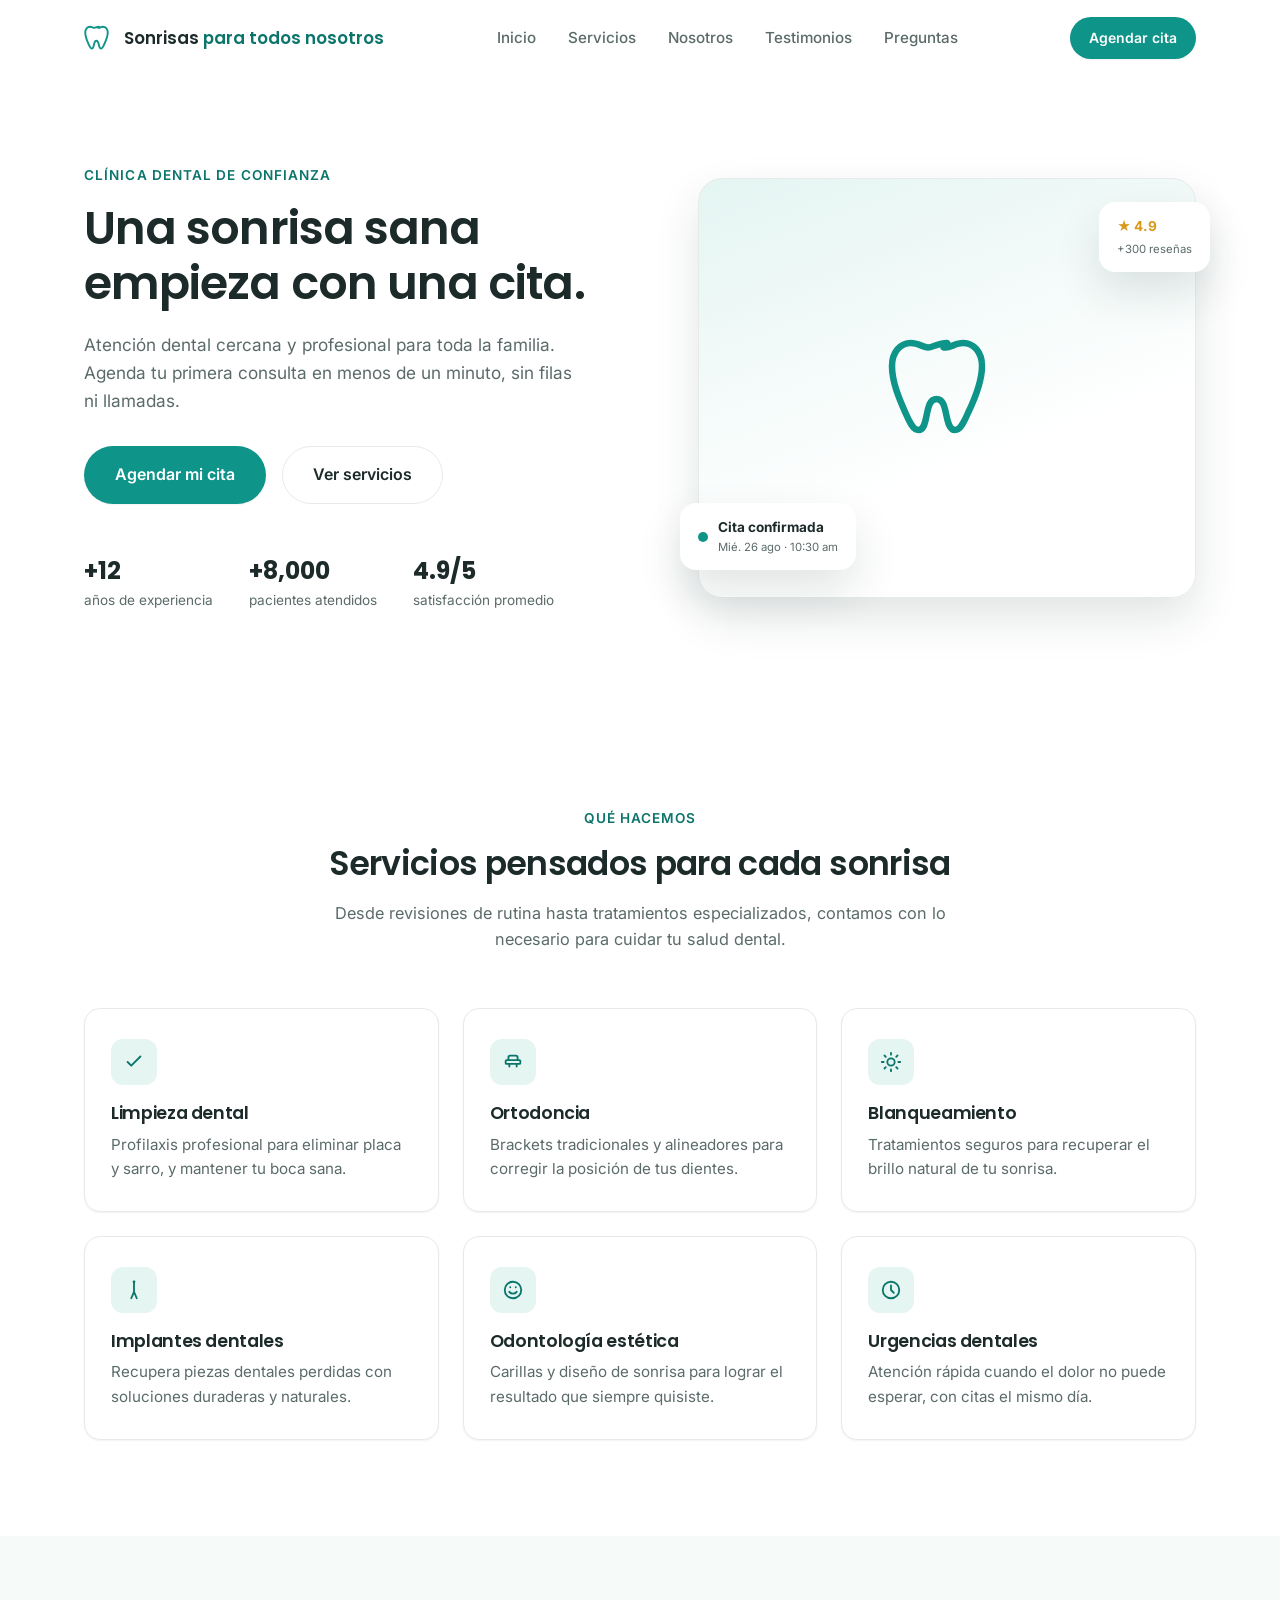
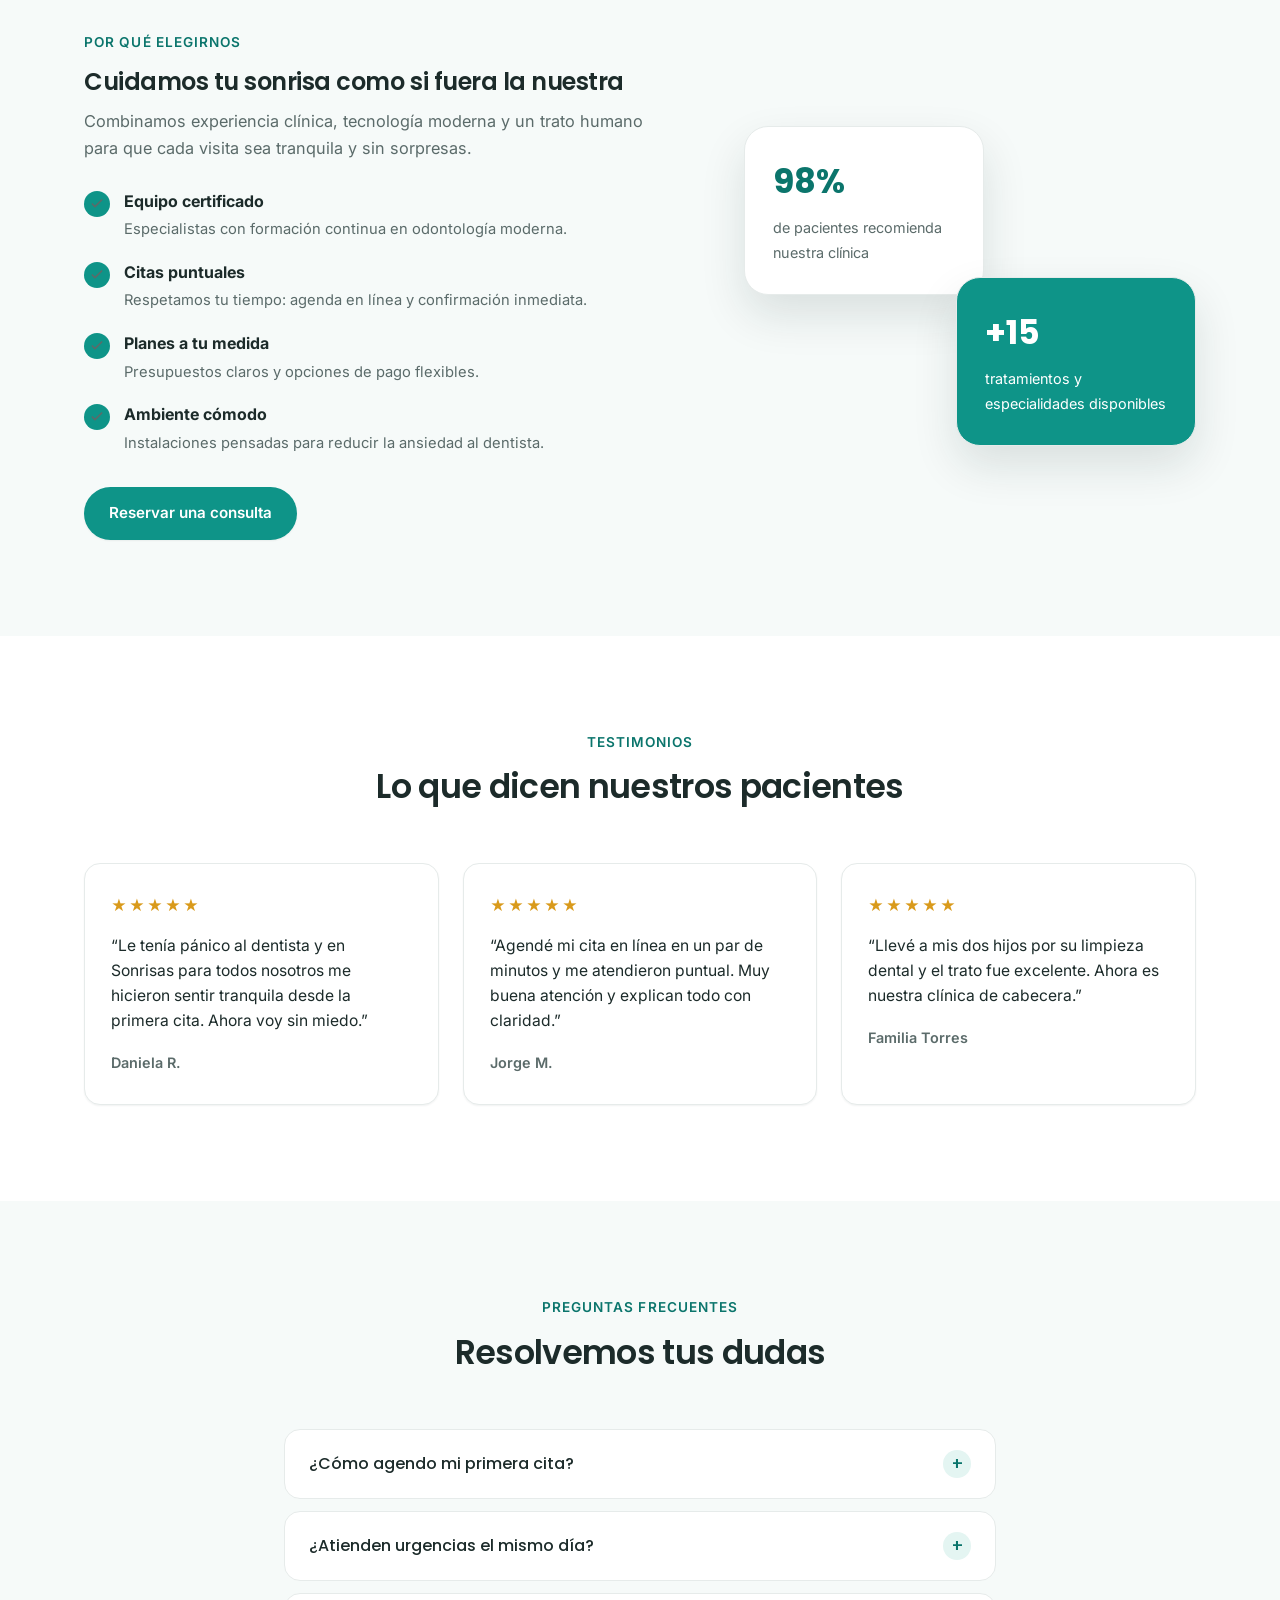
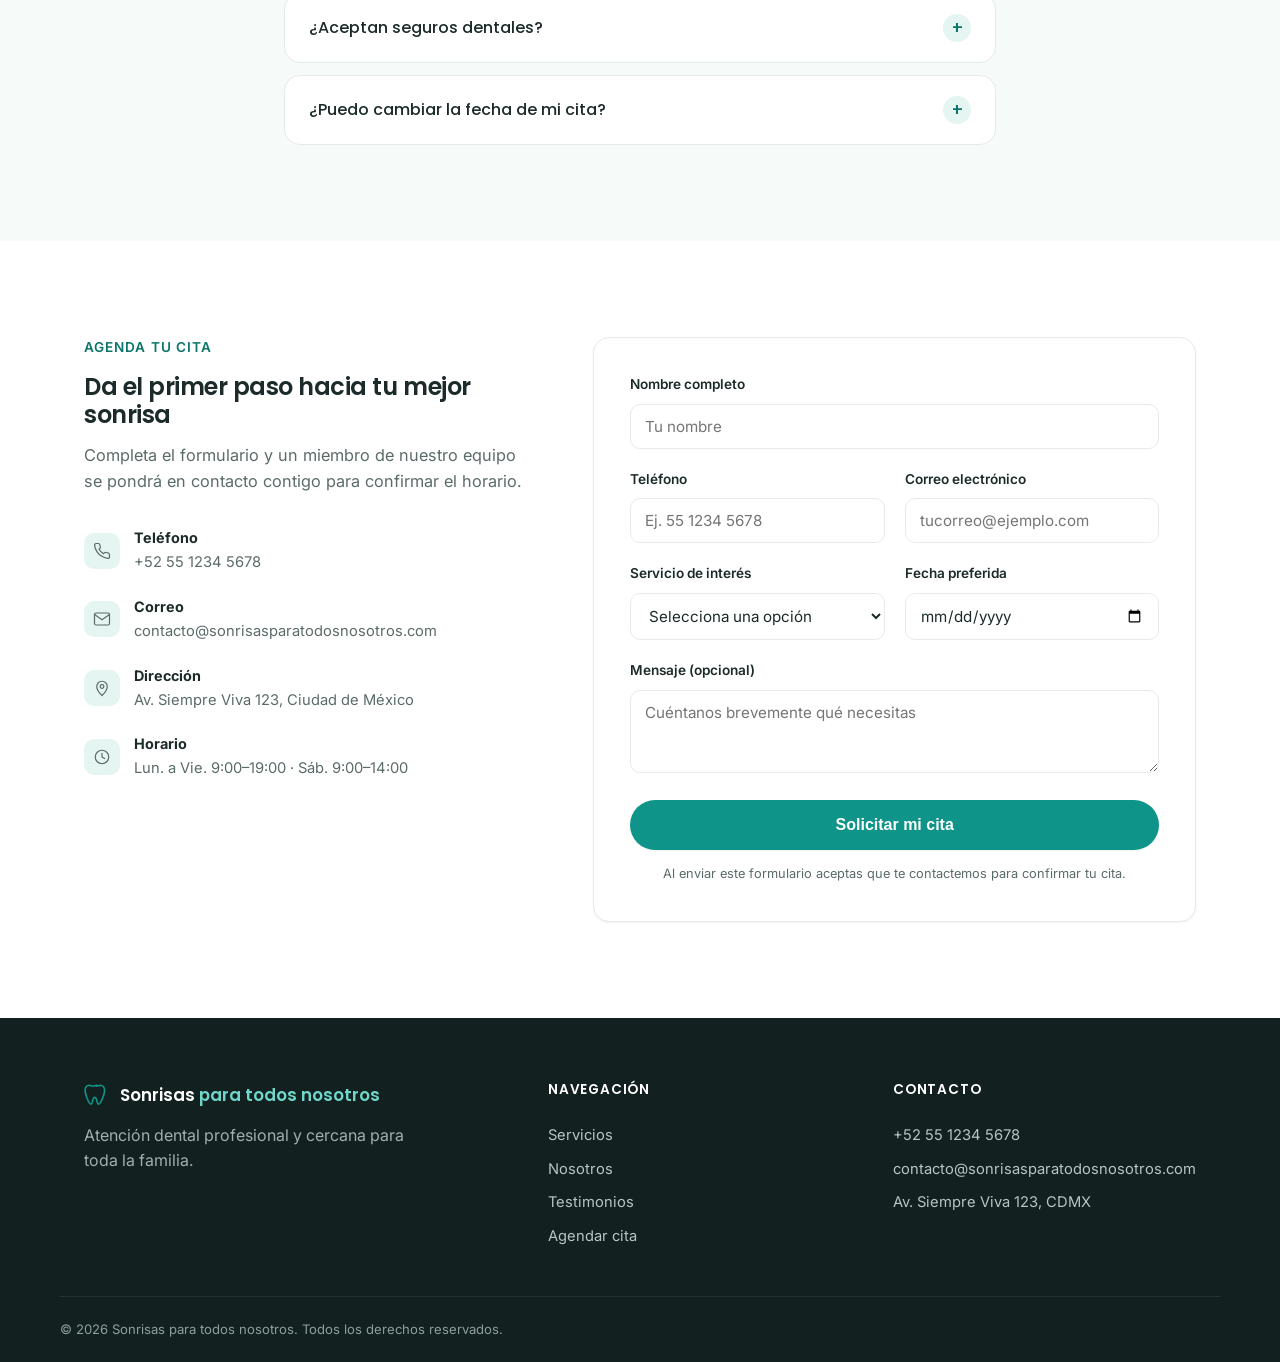
<file: index.html>
<!DOCTYPE html>
<html lang="es">
<head>
<meta charset="UTF-8">
<meta name="viewport" content="width=device-width, initial-scale=1.0">
<title>Sonrisas para todos nosotros | Clínica Dental</title>
<meta name="description" content="Sonrisas para todos nosotros — clínica dental. Agenda tu cita en minutos y recupera la confianza en tu sonrisa con atención profesional y cercana.">
<link rel="icon" href="assets/favicon.svg" type="image/svg+xml">
<link rel="preconnect" href="https://fonts.googleapis.com">
<link rel="preconnect" href="https://fonts.gstatic.com" crossorigin>
<link href="https://fonts.googleapis.com/css2?family=Poppins:wght@500;600;700&family=Inter:wght@400;500;600&display=swap" rel="stylesheet">
<link rel="stylesheet" href="css/styles.css">
</head>
<body>

<a class="skip-link" href="#contacto">Saltar a agendar cita</a>

<header class="site-header" id="site-header">
  <div class="container header-inner">
    <a href="#inicio" class="logo">
      <svg class="logo-icon" width="30" height="30" viewBox="0 0 24 24" fill="none" xmlns="http://www.w3.org/2000/svg" aria-hidden="true">
        <path d="M12 3c-1.7 0-2.9.9-3.8.9-.9 0-2-.9-3.4-.9C2.6 3 1 4.9 1 7.6c0 3.4 1.6 6.9 2.7 9.4.8 1.8 1.5 3.4 2.6 3.4 1.2 0 1.4-1.9 1.7-3.3.3-1.4.6-2.9 1.9-2.9s1.6 1.5 1.9 2.9c.3 1.4.6 3.3 1.8 3.3 1.1 0 1.8-1.6 2.6-3.4C17.4 14.5 19 11 19 7.6 19 4.9 17.4 3 15.2 3c-1.4 0-2.5.9-3.4.9-.4 0-.5 0-.5-.1z" stroke="currentColor" stroke-width="1.5" stroke-linejoin="round"/>
      </svg>
      <span>Sonrisas <em>para todos nosotros</em></span>
    </a>

    <nav class="main-nav" id="main-nav">
      <a href="#inicio">Inicio</a>
      <a href="#servicios">Servicios</a>
      <a href="#nosotros">Nosotros</a>
      <a href="#testimonios">Testimonios</a>
      <a href="#preguntas">Preguntas</a>
    </nav>

    <div class="header-actions">
      <a href="#contacto" class="btn btn-primary btn-sm">Agendar cita</a>
      <button class="nav-toggle" id="nav-toggle" aria-label="Abrir menú" aria-expanded="false" aria-controls="main-nav">
        <span></span><span></span><span></span>
      </button>
    </div>
  </div>
</header>

<main>

  <!-- HERO -->
  <section class="hero" id="inicio">
    <div class="container hero-inner">
      <div class="hero-text">
        <p class="eyebrow">Clínica dental de confianza</p>
        <h1>Una sonrisa sana empieza con una cita.</h1>
        <p class="hero-sub">Atención dental cercana y profesional para toda la familia. Agenda tu primera consulta en menos de un minuto, sin filas ni llamadas.</p>
        <div class="hero-actions">
          <a href="#contacto" class="btn btn-primary btn-lg">Agendar mi cita</a>
          <a href="#servicios" class="btn btn-ghost btn-lg">Ver servicios</a>
        </div>
        <div class="hero-trust">
          <div class="trust-item">
            <strong>+12</strong>
            <span>años de experiencia</span>
          </div>
          <div class="trust-item">
            <strong>+8,000</strong>
            <span>pacientes atendidos</span>
          </div>
          <div class="trust-item">
            <strong>4.9/5</strong>
            <span>satisfacción promedio</span>
          </div>
        </div>
      </div>

      <div class="hero-visual" aria-hidden="true">
        <div class="hero-card hero-card-main">
          <svg width="120" height="120" viewBox="0 0 24 24" fill="none" xmlns="http://www.w3.org/2000/svg">
            <path d="M12 3c-1.7 0-2.9.9-3.8.9-.9 0-2-.9-3.4-.9C2.6 3 1 4.9 1 7.6c0 3.4 1.6 6.9 2.7 9.4.8 1.8 1.5 3.4 2.6 3.4 1.2 0 1.4-1.9 1.7-3.3.3-1.4.6-2.9 1.9-2.9s1.6 1.5 1.9 2.9c.3 1.4.6 3.3 1.8 3.3 1.1 0 1.8-1.6 2.6-3.4C17.4 14.5 19 11 19 7.6 19 4.9 17.4 3 15.2 3c-1.4 0-2.5.9-3.4.9-.4 0-.5 0-.5-.1z" stroke="currentColor" stroke-width="1.3" stroke-linejoin="round"/>
          </svg>
        </div>
        <div class="hero-card hero-card-float hero-card-a">
          <span class="dot"></span>
          <div>
            <strong>Cita confirmada</strong>
            <small>Mié. 26 ago · 10:30 am</small>
          </div>
        </div>
        <div class="hero-card hero-card-float hero-card-b">
          <strong>★ 4.9</strong>
          <small>+300 reseñas</small>
        </div>
      </div>
    </div>
  </section>

  <!-- SERVICIOS -->
  <section class="section" id="servicios">
    <div class="container">
      <div class="section-head">
        <p class="eyebrow">Qué hacemos</p>
        <h2>Servicios pensados para cada sonrisa</h2>
        <p class="section-sub">Desde revisiones de rutina hasta tratamientos especializados, contamos con lo necesario para cuidar tu salud dental.</p>
      </div>

      <div class="grid services-grid">
        <article class="card service-card">
          <span class="icon-badge">
            <svg width="22" height="22" viewBox="0 0 24 24" fill="none"><path d="M5 12l4 4L19 6" stroke="currentColor" stroke-width="2" stroke-linecap="round" stroke-linejoin="round"/></svg>
          </span>
          <h3>Limpieza dental</h3>
          <p>Profilaxis profesional para eliminar placa y sarro, y mantener tu boca sana.</p>
        </article>

        <article class="card service-card">
          <span class="icon-badge">
            <svg width="22" height="22" viewBox="0 0 24 24" fill="none"><rect x="4" y="10" width="16" height="4" rx="1" stroke="currentColor" stroke-width="2"/><path d="M7 10V7a2 2 0 012-2h6a2 2 0 012 2v3M8 14v3M16 14v3" stroke="currentColor" stroke-width="2" stroke-linecap="round"/></svg>
          </span>
          <h3>Ortodoncia</h3>
          <p>Brackets tradicionales y alineadores para corregir la posición de tus dientes.</p>
        </article>

        <article class="card service-card">
          <span class="icon-badge">
            <svg width="22" height="22" viewBox="0 0 24 24" fill="none"><circle cx="12" cy="12" r="4" stroke="currentColor" stroke-width="2"/><path d="M12 2v2M12 20v2M4.9 4.9l1.4 1.4M17.7 17.7l1.4 1.4M2 12h2M20 12h2M4.9 19.1l1.4-1.4M17.7 6.3l1.4-1.4" stroke="currentColor" stroke-width="2" stroke-linecap="round"/></svg>
          </span>
          <h3>Blanqueamiento</h3>
          <p>Tratamientos seguros para recuperar el brillo natural de tu sonrisa.</p>
        </article>

        <article class="card service-card">
          <span class="icon-badge">
            <svg width="22" height="22" viewBox="0 0 24 24" fill="none"><path d="M12 3v11M12 14l-3 7M12 14l3 7" stroke="currentColor" stroke-width="2" stroke-linecap="round" stroke-linejoin="round"/><circle cx="12" cy="3" r="1.5" fill="currentColor"/></svg>
          </span>
          <h3>Implantes dentales</h3>
          <p>Recupera piezas dentales perdidas con soluciones duraderas y naturales.</p>
        </article>

        <article class="card service-card">
          <span class="icon-badge">
            <svg width="22" height="22" viewBox="0 0 24 24" fill="none"><path d="M8 14s1.5 2 4 2 4-2 4-2M9 9h.01M15 9h.01" stroke="currentColor" stroke-width="2" stroke-linecap="round"/><circle cx="12" cy="12" r="9" stroke="currentColor" stroke-width="2"/></svg>
          </span>
          <h3>Odontología estética</h3>
          <p>Carillas y diseño de sonrisa para lograr el resultado que siempre quisiste.</p>
        </article>

        <article class="card service-card">
          <span class="icon-badge">
            <svg width="22" height="22" viewBox="0 0 24 24" fill="none"><circle cx="12" cy="12" r="9" stroke="currentColor" stroke-width="2"/><path d="M12 7v5l3 3" stroke="currentColor" stroke-width="2" stroke-linecap="round" stroke-linejoin="round"/></svg>
          </span>
          <h3>Urgencias dentales</h3>
          <p>Atención rápida cuando el dolor no puede esperar, con citas el mismo día.</p>
        </article>
      </div>
    </div>
  </section>

  <!-- NOSOTROS / POR QUÉ ELEGIRNOS -->
  <section class="section section-alt" id="nosotros">
    <div class="container why-inner">
      <div class="why-text">
        <p class="eyebrow">Por qué elegirnos</p>
        <h2>Cuidamos tu sonrisa como si fuera la nuestra</h2>
        <p class="section-sub">Combinamos experiencia clínica, tecnología moderna y un trato humano para que cada visita sea tranquila y sin sorpresas.</p>

        <ul class="why-list">
          <li>
            <span class="check">
              <svg width="16" height="16" viewBox="0 0 24 24" fill="none"><path d="M5 12l4 4L19 6" stroke="currentColor" stroke-width="2.5" stroke-linecap="round" stroke-linejoin="round"/></svg>
            </span>
            <div><strong>Equipo certificado</strong><span>Especialistas con formación continua en odontología moderna.</span></div>
          </li>
          <li>
            <span class="check">
              <svg width="16" height="16" viewBox="0 0 24 24" fill="none"><path d="M5 12l4 4L19 6" stroke="currentColor" stroke-width="2.5" stroke-linecap="round" stroke-linejoin="round"/></svg>
            </span>
            <div><strong>Citas puntuales</strong><span>Respetamos tu tiempo: agenda en línea y confirmación inmediata.</span></div>
          </li>
          <li>
            <span class="check">
              <svg width="16" height="16" viewBox="0 0 24 24" fill="none"><path d="M5 12l4 4L19 6" stroke="currentColor" stroke-width="2.5" stroke-linecap="round" stroke-linejoin="round"/></svg>
            </span>
            <div><strong>Planes a tu medida</strong><span>Presupuestos claros y opciones de pago flexibles.</span></div>
          </li>
          <li>
            <span class="check">
              <svg width="16" height="16" viewBox="0 0 24 24" fill="none"><path d="M5 12l4 4L19 6" stroke="currentColor" stroke-width="2.5" stroke-linecap="round" stroke-linejoin="round"/></svg>
            </span>
            <div><strong>Ambiente cómodo</strong><span>Instalaciones pensadas para reducir la ansiedad al dentista.</span></div>
          </li>
        </ul>

        <a href="#contacto" class="btn btn-primary">Reservar una consulta</a>
      </div>

      <div class="why-visual" aria-hidden="true">
        <div class="stat-card">
          <strong>98%</strong>
          <span>de pacientes recomienda nuestra clínica</span>
        </div>
        <div class="stat-card stat-card-shift">
          <strong>+15</strong>
          <span>tratamientos y especialidades disponibles</span>
        </div>
      </div>
    </div>
  </section>

  <!-- TESTIMONIOS -->
  <section class="section" id="testimonios">
    <div class="container">
      <div class="section-head">
        <p class="eyebrow">Testimonios</p>
        <h2>Lo que dicen nuestros pacientes</h2>
      </div>

      <div class="grid testimonials-grid">
        <figure class="card testimonial-card">
          <div class="stars" aria-label="5 de 5 estrellas">★★★★★</div>
          <blockquote>“Le tenía pánico al dentista y en Sonrisas para todos nosotros me hicieron sentir tranquila desde la primera cita. Ahora voy sin miedo.”</blockquote>
          <figcaption>Daniela R.</figcaption>
        </figure>

        <figure class="card testimonial-card">
          <div class="stars" aria-label="5 de 5 estrellas">★★★★★</div>
          <blockquote>“Agendé mi cita en línea en un par de minutos y me atendieron puntual. Muy buena atención y explican todo con claridad.”</blockquote>
          <figcaption>Jorge M.</figcaption>
        </figure>

        <figure class="card testimonial-card">
          <div class="stars" aria-label="5 de 5 estrellas">★★★★★</div>
          <blockquote>“Llevé a mis dos hijos por su limpieza dental y el trato fue excelente. Ahora es nuestra clínica de cabecera.”</blockquote>
          <figcaption>Familia Torres</figcaption>
        </figure>
      </div>
    </div>
  </section>

  <!-- PREGUNTAS FRECUENTES -->
  <section class="section section-alt" id="preguntas">
    <div class="container faq-inner">
      <div class="section-head">
        <p class="eyebrow">Preguntas frecuentes</p>
        <h2>Resolvemos tus dudas</h2>
      </div>

      <div class="faq-list">
        <div class="faq-item">
          <button class="faq-question" aria-expanded="false">
            <span>¿Cómo agendo mi primera cita?</span>
            <span class="faq-icon">+</span>
          </button>
          <div class="faq-answer">
            <p>Solo llena el formulario en la sección "Agenda tu cita" con tus datos y el horario de tu preferencia. Nuestro equipo confirmará contigo por teléfono o WhatsApp en menos de 24 horas.</p>
          </div>
        </div>

        <div class="faq-item">
          <button class="faq-question" aria-expanded="false">
            <span>¿Atienden urgencias el mismo día?</span>
            <span class="faq-icon">+</span>
          </button>
          <div class="faq-answer">
            <p>Sí, reservamos espacios diarios para urgencias. Llámanos directamente o indícalo en el formulario para darte prioridad.</p>
          </div>
        </div>

        <div class="faq-item">
          <button class="faq-question" aria-expanded="false">
            <span>¿Aceptan seguros dentales?</span>
            <span class="faq-icon">+</span>
          </button>
          <div class="faq-answer">
            <p>Trabajamos con las principales aseguradoras y también ofrecemos planes de pago flexibles para tratamientos particulares.</p>
          </div>
        </div>

        <div class="faq-item">
          <button class="faq-question" aria-expanded="false">
            <span>¿Puedo cambiar la fecha de mi cita?</span>
            <span class="faq-icon">+</span>
          </button>
          <div class="faq-answer">
            <p>Claro, contáctanos con al menos 24 horas de anticipación y con gusto te reagendamos sin costo.</p>
          </div>
        </div>
      </div>
    </div>
  </section>

  <!-- AGENDAR CITA -->
  <section class="section booking" id="contacto">
    <div class="container booking-inner">
      <div class="booking-info">
        <p class="eyebrow">Agenda tu cita</p>
        <h2>Da el primer paso hacia tu mejor sonrisa</h2>
        <p class="section-sub">Completa el formulario y un miembro de nuestro equipo se pondrá en contacto contigo para confirmar el horario.</p>

        <ul class="contact-list">
          <li>
            <span class="icon-badge icon-badge-sm">
              <svg width="18" height="18" viewBox="0 0 24 24" fill="none"><path d="M22 16.9v3a2 2 0 01-2.2 2 19.8 19.8 0 01-8.6-3.1 19.5 19.5 0 01-6-6A19.8 19.8 0 012.1 4.2 2 2 0 014.1 2h3a2 2 0 012 1.7c.1.9.3 1.8.6 2.7a2 2 0 01-.5 2.1L8 9.7a16 16 0 006 6l1.2-1.2a2 2 0 012.1-.5c.9.3 1.8.5 2.7.6a2 2 0 011.7 2z" stroke="currentColor" stroke-width="1.6" stroke-linejoin="round"/></svg>
            </span>
            <div><strong>Teléfono</strong><span>+52 55 1234 5678</span></div>
          </li>
          <li>
            <span class="icon-badge icon-badge-sm">
              <svg width="18" height="18" viewBox="0 0 24 24" fill="none"><rect x="2" y="4" width="20" height="16" rx="2" stroke="currentColor" stroke-width="1.6"/><path d="M2 6l10 7 10-7" stroke="currentColor" stroke-width="1.6" stroke-linecap="round" stroke-linejoin="round"/></svg>
            </span>
            <div><strong>Correo</strong><span>contacto@sonrisasparatodosnosotros.com</span></div>
          </li>
          <li>
            <span class="icon-badge icon-badge-sm">
              <svg width="18" height="18" viewBox="0 0 24 24" fill="none"><path d="M12 22s7-6.5 7-12a7 7 0 10-14 0c0 5.5 7 12 7 12z" stroke="currentColor" stroke-width="1.6" stroke-linejoin="round"/><circle cx="12" cy="10" r="2.5" stroke="currentColor" stroke-width="1.6"/></svg>
            </span>
            <div><strong>Dirección</strong><span>Av. Siempre Viva 123, Ciudad de México</span></div>
          </li>
          <li>
            <span class="icon-badge icon-badge-sm">
              <svg width="18" height="18" viewBox="0 0 24 24" fill="none"><circle cx="12" cy="12" r="9" stroke="currentColor" stroke-width="1.6"/><path d="M12 7v5l3.5 2" stroke="currentColor" stroke-width="1.6" stroke-linecap="round" stroke-linejoin="round"/></svg>
            </span>
            <div><strong>Horario</strong><span>Lun. a Vie. 9:00–19:00 · Sáb. 9:00–14:00</span></div>
          </li>
        </ul>
      </div>

      <div class="booking-form-wrap">
        <form class="booking-form card" id="booking-form" novalidate>
          <div class="form-row">
            <label for="nombre">Nombre completo</label>
            <input type="text" id="nombre" name="nombre" placeholder="Tu nombre" required>
            <span class="field-error">Por favor ingresa tu nombre.</span>
          </div>

          <div class="form-row form-row-split">
            <div>
              <label for="telefono">Teléfono</label>
              <input type="tel" id="telefono" name="telefono" placeholder="Ej. 55 1234 5678" required>
              <span class="field-error">Ingresa un teléfono válido.</span>
            </div>
            <div>
              <label for="email">Correo electrónico</label>
              <input type="email" id="email" name="email" placeholder="tucorreo@ejemplo.com" required>
              <span class="field-error">Ingresa un correo válido.</span>
            </div>
          </div>

          <div class="form-row form-row-split">
            <div>
              <label for="servicio">Servicio de interés</label>
              <select id="servicio" name="servicio" required>
                <option value="" disabled selected>Selecciona una opción</option>
                <option>Limpieza dental</option>
                <option>Ortodoncia</option>
                <option>Blanqueamiento</option>
                <option>Implantes dentales</option>
                <option>Odontología estética</option>
                <option>Urgencia dental</option>
                <option>Otro</option>
              </select>
            </div>
            <div>
              <label for="fecha">Fecha preferida</label>
              <input type="date" id="fecha" name="fecha" required>
            </div>
          </div>

          <div class="form-row">
            <label for="mensaje">Mensaje (opcional)</label>
            <textarea id="mensaje" name="mensaje" rows="3" placeholder="Cuéntanos brevemente qué necesitas"></textarea>
          </div>

          <button type="submit" class="btn btn-primary btn-lg btn-block">Solicitar mi cita</button>
          <p class="form-note">Al enviar este formulario aceptas que te contactemos para confirmar tu cita.</p>

          <div class="form-success" id="form-success" role="status">
            <svg width="40" height="40" viewBox="0 0 24 24" fill="none"><circle cx="12" cy="12" r="10" stroke="currentColor" stroke-width="1.6"/><path d="M8 12.5l2.5 2.5L16 9" stroke="currentColor" stroke-width="1.8" stroke-linecap="round" stroke-linejoin="round"/></svg>
            <h3>¡Solicitud enviada!</h3>
            <p>Gracias por tu confianza. Nos pondremos en contacto contigo muy pronto para confirmar tu cita.</p>
          </div>
        </form>
      </div>
    </div>
  </section>

</main>

<footer class="site-footer">
  <div class="container footer-inner">
    <div class="footer-brand">
      <a href="#inicio" class="logo">
        <svg class="logo-icon" width="26" height="26" viewBox="0 0 24 24" fill="none" xmlns="http://www.w3.org/2000/svg" aria-hidden="true">
          <path d="M12 3c-1.7 0-2.9.9-3.8.9-.9 0-2-.9-3.4-.9C2.6 3 1 4.9 1 7.6c0 3.4 1.6 6.9 2.7 9.4.8 1.8 1.5 3.4 2.6 3.4 1.2 0 1.4-1.9 1.7-3.3.3-1.4.6-2.9 1.9-2.9s1.6 1.5 1.9 2.9c.3 1.4.6 3.3 1.8 3.3 1.1 0 1.8-1.6 2.6-3.4C17.4 14.5 19 11 19 7.6 19 4.9 17.4 3 15.2 3c-1.4 0-2.5.9-3.4.9-.4 0-.5 0-.5-.1z" stroke="currentColor" stroke-width="1.5" stroke-linejoin="round"/>
        </svg>
        <span>Sonrisas <em>para todos nosotros</em></span>
      </a>
      <p>Atención dental profesional y cercana para toda la familia.</p>
    </div>

    <div class="footer-col">
      <h4>Navegación</h4>
      <a href="#servicios">Servicios</a>
      <a href="#nosotros">Nosotros</a>
      <a href="#testimonios">Testimonios</a>
      <a href="#contacto">Agendar cita</a>
    </div>

    <div class="footer-col">
      <h4>Contacto</h4>
      <a href="tel:+525512345678">+52 55 1234 5678</a>
      <a href="mailto:contacto@sonrisasparatodosnosotros.com">contacto@sonrisasparatodosnosotros.com</a>
      <span>Av. Siempre Viva 123, CDMX</span>
    </div>
  </div>

  <div class="container footer-bottom">
    <span>&copy; <span id="year"></span> Sonrisas para todos nosotros. Todos los derechos reservados.</span>
  </div>
</footer>

<script src="js/script.js"></script>
</body>
</html>
</file>
<file: css/styles.css>
/* ---------- Tokens ---------- */
:root {
  --color-bg: #ffffff;
  --color-bg-alt: #f6faf9;
  --color-text: #1c2b2a;
  --color-text-soft: #5b6b6a;
  --color-primary: #0e9488;
  --color-primary-dark: #0b756c;
  --color-primary-light: #e4f5f2;
  --color-border: #e6ebea;
  --color-card: #ffffff;
  --shadow-sm: 0 1px 2px rgba(16, 40, 38, 0.06);
  --shadow-md: 0 8px 24px rgba(16, 40, 38, 0.08);
  --shadow-lg: 0 20px 45px rgba(16, 40, 38, 0.12);
  --radius-sm: 10px;
  --radius-md: 16px;
  --radius-lg: 24px;
  --font-heading: "Poppins", "Inter", sans-serif;
  --font-body: "Inter", sans-serif;
  --max-width: 1160px;
}

* { box-sizing: border-box; }
html { scroll-behavior: smooth; }

body {
  margin: 0;
  font-family: var(--font-body);
  color: var(--color-text);
  background: var(--color-bg);
  line-height: 1.6;
  -webkit-font-smoothing: antialiased;
}

h1, h2, h3, h4 {
  font-family: var(--font-heading);
  line-height: 1.2;
  margin: 0 0 .5em;
  font-weight: 600;
  letter-spacing: -0.02em;
}

p { margin: 0 0 1em; color: var(--color-text-soft); }

a { color: inherit; text-decoration: none; }

img, svg { display: block; max-width: 100%; }

ul { list-style: none; margin: 0; padding: 0; }

.container {
  width: 100%;
  max-width: var(--max-width);
  margin: 0 auto;
  padding: 0 24px;
}

.skip-link {
  position: absolute;
  left: -999px;
  top: auto;
  background: var(--color-primary);
  color: #fff;
  padding: 10px 16px;
  border-radius: var(--radius-sm);
  z-index: 999;
}
.skip-link:focus {
  left: 24px;
  top: 12px;
}

/* ---------- Buttons ---------- */
.btn {
  display: inline-flex;
  align-items: center;
  justify-content: center;
  gap: 8px;
  padding: 13px 24px;
  border-radius: 999px;
  font-weight: 600;
  font-size: 0.95rem;
  border: 1px solid transparent;
  cursor: pointer;
  transition: transform .15s ease, box-shadow .15s ease, background .15s ease, color .15s ease;
  white-space: nowrap;
}
.btn-primary {
  background: var(--color-primary);
  color: #fff;
  box-shadow: var(--shadow-sm);
}
.btn-primary:hover { background: var(--color-primary-dark); transform: translateY(-1px); box-shadow: var(--shadow-md); }
.btn-ghost {
  background: transparent;
  color: var(--color-text);
  border-color: var(--color-border);
}
.btn-ghost:hover { border-color: var(--color-primary); color: var(--color-primary-dark); }
.btn-lg { padding: 15px 30px; font-size: 1rem; }
.btn-sm { padding: 9px 18px; font-size: 0.875rem; }
.btn-block { width: 100%; }

/* ---------- Header ---------- */
.site-header {
  position: sticky;
  top: 0;
  z-index: 100;
  background: rgba(255, 255, 255, 0.9);
  backdrop-filter: saturate(180%) blur(10px);
  border-bottom: 1px solid transparent;
  transition: border-color .2s ease, box-shadow .2s ease;
}
.site-header.scrolled {
  border-bottom-color: var(--color-border);
  box-shadow: 0 2px 12px rgba(16, 40, 38, 0.05);
}
.header-inner {
  display: flex;
  align-items: center;
  justify-content: space-between;
  height: 76px;
}
.logo {
  display: flex;
  align-items: center;
  gap: 10px;
  font-family: var(--font-heading);
  font-weight: 600;
  font-size: 1.05rem;
  color: var(--color-text);
}
.logo-icon { color: var(--color-primary); flex-shrink: 0; }
.logo em { font-style: normal; color: var(--color-primary-dark); }

.main-nav {
  display: flex;
  align-items: center;
  gap: 32px;
}
.main-nav a {
  font-size: 0.95rem;
  font-weight: 500;
  color: var(--color-text-soft);
  transition: color .15s ease;
}
.main-nav a:hover { color: var(--color-primary-dark); }

.header-actions { display: flex; align-items: center; gap: 12px; }

.nav-toggle {
  display: none;
  flex-direction: column;
  justify-content: center;
  gap: 5px;
  width: 40px;
  height: 40px;
  background: none;
  border: 1px solid var(--color-border);
  border-radius: var(--radius-sm);
  cursor: pointer;
}
.nav-toggle span {
  display: block;
  height: 2px;
  width: 18px;
  margin: 0 auto;
  background: var(--color-text);
  transition: transform .2s ease, opacity .2s ease;
}
.nav-toggle[aria-expanded="true"] span:nth-child(1) { transform: translateY(7px) rotate(45deg); }
.nav-toggle[aria-expanded="true"] span:nth-child(2) { opacity: 0; }
.nav-toggle[aria-expanded="true"] span:nth-child(3) { transform: translateY(-7px) rotate(-45deg); }

/* ---------- Hero ---------- */
.hero { padding: 88px 0 100px; }
.hero-inner {
  display: grid;
  grid-template-columns: 1.05fr 0.95fr;
  gap: 64px;
  align-items: center;
}
.eyebrow {
  color: var(--color-primary-dark);
  font-weight: 600;
  font-size: 0.85rem;
  text-transform: uppercase;
  letter-spacing: 0.08em;
  margin-bottom: 14px;
}
.hero-text h1 {
  font-size: clamp(2.1rem, 3.6vw, 3.1rem);
  margin-bottom: 20px;
}
.hero-sub {
  font-size: 1.08rem;
  max-width: 46ch;
  margin-bottom: 32px;
}
.hero-actions {
  display: flex;
  gap: 16px;
  flex-wrap: wrap;
  margin-bottom: 48px;
}
.hero-trust {
  display: flex;
  gap: 36px;
  flex-wrap: wrap;
}
.trust-item { display: flex; flex-direction: column; }
.trust-item strong {
  font-family: var(--font-heading);
  font-size: 1.5rem;
  color: var(--color-text);
}
.trust-item span { font-size: 0.85rem; color: var(--color-text-soft); }

.hero-visual {
  position: relative;
  height: 420px;
}
.hero-card {
  position: absolute;
  background: var(--color-card);
  border-radius: var(--radius-lg);
  box-shadow: var(--shadow-lg);
}
.hero-card-main {
  inset: 0;
  background: linear-gradient(160deg, var(--color-primary-light), #ffffff 65%);
  display: flex;
  align-items: center;
  justify-content: center;
  color: var(--color-primary);
  border: 1px solid var(--color-border);
}
.hero-card-float {
  display: flex;
  align-items: center;
  gap: 10px;
  padding: 14px 18px;
  border-radius: var(--radius-md);
  font-size: 0.85rem;
}
.hero-card-a { bottom: 28px; left: -18px; }
.hero-card-a small { color: var(--color-text-soft); display: block; }
.hero-card-a .dot {
  width: 10px; height: 10px; border-radius: 50%;
  background: var(--color-primary);
  flex-shrink: 0;
}
.hero-card-b {
  top: 24px; right: -14px;
  flex-direction: column;
  gap: 2px;
  align-items: flex-start;
}
.hero-card-b strong { color: #d99a1b; }
.hero-card-b small { color: var(--color-text-soft); }

/* ---------- Sections ---------- */
.section { padding: 96px 0; }
.section-alt { background: var(--color-bg-alt); }
.section-head {
  max-width: 640px;
  margin: 0 auto 56px;
  text-align: center;
}
.section-head h2 { font-size: clamp(1.7rem, 2.6vw, 2.3rem); }
.section-sub { font-size: 1.02rem; }

.grid { display: grid; gap: 24px; }

/* ---------- Cards ---------- */
.card {
  background: var(--color-card);
  border: 1px solid var(--color-border);
  border-radius: var(--radius-md);
  box-shadow: var(--shadow-sm);
}

.icon-badge {
  display: inline-flex;
  align-items: center;
  justify-content: center;
  width: 46px;
  height: 46px;
  border-radius: 12px;
  background: var(--color-primary-light);
  color: var(--color-primary-dark);
  margin-bottom: 18px;
}
.icon-badge-sm { width: 36px; height: 36px; border-radius: 10px; margin-bottom: 0; }

/* Services */
.services-grid { grid-template-columns: repeat(3, 1fr); }
.service-card { padding: 30px 26px; transition: transform .18s ease, box-shadow .18s ease; }
.service-card:hover { transform: translateY(-4px); box-shadow: var(--shadow-md); }
.service-card h3 { font-size: 1.1rem; margin-bottom: 8px; }
.service-card p { margin: 0; font-size: 0.95rem; }

/* Why us */
.why-inner {
  display: grid;
  grid-template-columns: 1.1fr 0.9fr;
  gap: 64px;
  align-items: center;
}
.why-list { margin: 28px 0 32px; display: flex; flex-direction: column; gap: 18px; }
.why-list li { display: flex; align-items: flex-start; gap: 14px; }
.check {
  flex-shrink: 0;
  width: 26px; height: 26px;
  border-radius: 50%;
  background: var(--color-primary);
  color: #fff;
  display: flex; align-items: center; justify-content: center;
  margin-top: 2px;
}
.why-list strong { display: block; font-size: 1rem; margin-bottom: 2px; }
.why-list span { color: var(--color-text-soft); font-size: 0.92rem; }

.why-visual { position: relative; height: 320px; }
.stat-card {
  position: absolute;
  background: var(--color-card);
  border: 1px solid var(--color-border);
  border-radius: var(--radius-lg);
  box-shadow: var(--shadow-lg);
  padding: 28px;
  width: 240px;
}
.stat-card strong {
  display: block;
  font-family: var(--font-heading);
  font-size: 2.1rem;
  color: var(--color-primary-dark);
  margin-bottom: 6px;
}
.stat-card span { font-size: 0.9rem; color: var(--color-text-soft); }
.why-visual .stat-card:first-child { top: 0; left: 20px; }
.stat-card-shift { bottom: 0; right: 0; background: var(--color-primary); }
.stat-card-shift strong,
.stat-card-shift span { color: #fff; }

/* Testimonials */
.testimonials-grid { grid-template-columns: repeat(3, 1fr); }
.testimonial-card { padding: 30px 26px; margin: 0; }
.stars { color: #d99a1b; letter-spacing: 2px; margin-bottom: 14px; font-size: 0.95rem; }
.testimonial-card blockquote { margin: 0 0 18px; font-size: 0.98rem; color: var(--color-text); }
.testimonial-card figcaption { font-weight: 600; font-size: 0.9rem; color: var(--color-text-soft); }

/* FAQ */
.faq-inner { max-width: 760px; }
.faq-list { display: flex; flex-direction: column; gap: 12px; }
.faq-item {
  background: var(--color-card);
  border: 1px solid var(--color-border);
  border-radius: var(--radius-md);
  overflow: hidden;
}
.faq-question {
  width: 100%;
  display: flex;
  align-items: center;
  justify-content: space-between;
  gap: 16px;
  padding: 20px 24px;
  background: none;
  border: none;
  text-align: left;
  font-family: var(--font-heading);
  font-size: 1rem;
  font-weight: 500;
  color: var(--color-text);
  cursor: pointer;
}
.faq-icon {
  flex-shrink: 0;
  width: 28px; height: 28px;
  border-radius: 50%;
  background: var(--color-primary-light);
  color: var(--color-primary-dark);
  display: flex; align-items: center; justify-content: center;
  font-size: 1.1rem;
  transition: transform .2s ease;
}
.faq-question[aria-expanded="true"] .faq-icon { transform: rotate(45deg); }
.faq-answer {
  max-height: 0;
  overflow: hidden;
  transition: max-height .25s ease;
}
.faq-answer p { padding: 0 24px 20px; margin: 0; font-size: 0.95rem; }

/* ---------- Booking ---------- */
.booking-inner {
  display: grid;
  grid-template-columns: 0.85fr 1.15fr;
  gap: 64px;
  align-items: start;
}
.contact-list { margin-top: 32px; display: flex; flex-direction: column; gap: 20px; }
.contact-list li { display: flex; align-items: center; gap: 14px; }
.contact-list strong { display: block; font-size: 0.9rem; }
.contact-list span { font-size: 0.92rem; color: var(--color-text-soft); }

.booking-form {
  padding: 36px;
  position: relative;
}
.form-row { margin-bottom: 20px; }
.form-row-split {
  display: grid;
  grid-template-columns: 1fr 1fr;
  gap: 20px;
  margin-bottom: 20px;
}
.form-row-split .form-row { margin-bottom: 0; }
label {
  display: block;
  font-size: 0.85rem;
  font-weight: 600;
  margin-bottom: 8px;
  color: var(--color-text);
}
input, select, textarea {
  width: 100%;
  padding: 12px 14px;
  border: 1px solid var(--color-border);
  border-radius: var(--radius-sm);
  font-family: var(--font-body);
  font-size: 0.95rem;
  color: var(--color-text);
  background: #fff;
  transition: border-color .15s ease, box-shadow .15s ease;
}
input:focus, select:focus, textarea:focus {
  outline: none;
  border-color: var(--color-primary);
  box-shadow: 0 0 0 3px var(--color-primary-light);
}
textarea { resize: vertical; }
.field-error {
  display: none;
  color: #c0392b;
  font-size: 0.8rem;
  margin-top: 6px;
}
.form-row.invalid input,
.form-row.invalid select,
.form-row-split div.invalid input,
.form-row-split div.invalid select {
  border-color: #c0392b;
}
.form-row.invalid .field-error,
.form-row-split div.invalid .field-error {
  display: block;
}
.form-note {
  font-size: 0.8rem;
  text-align: center;
  margin: 14px 0 0;
  color: var(--color-text-soft);
}

.form-success {
  display: none;
  position: absolute;
  inset: 0;
  background: #fff;
  border-radius: var(--radius-md);
  flex-direction: column;
  align-items: center;
  justify-content: center;
  text-align: center;
  padding: 40px;
}
.form-success.visible { display: flex; }
.form-success svg { color: var(--color-primary); margin-bottom: 16px; }
.form-success h3 { margin-bottom: 8px; }
.form-success p { max-width: 34ch; margin: 0; }

/* ---------- Footer ---------- */
.site-footer {
  background: #12201f;
  color: #cdd9d7;
  padding: 64px 0 0;
}
.footer-inner {
  display: grid;
  grid-template-columns: 1.4fr 1fr 1fr;
  gap: 48px;
  padding-bottom: 48px;
  border-bottom: 1px solid rgba(255,255,255,0.08);
}
.site-footer .logo { color: #fff; }
.site-footer .logo em { color: #6fd6c9; }
.footer-brand p { color: #9fb0ae; margin-top: 14px; max-width: 34ch; }
.footer-col h4 {
  color: #fff;
  font-size: 0.85rem;
  text-transform: uppercase;
  letter-spacing: 0.06em;
  margin-bottom: 16px;
}
.footer-col { display: flex; flex-direction: column; gap: 10px; }
.footer-col a, .footer-col span { color: #b7c5c3; font-size: 0.92rem; }
.footer-col a:hover { color: #fff; }
.footer-bottom {
  padding: 22px 0;
  font-size: 0.82rem;
  color: #8ba09d;
}

/* ---------- Responsive ---------- */
@media (max-width: 960px) {
  .hero-inner, .why-inner, .booking-inner { grid-template-columns: 1fr; }
  .hero-visual { order: -1; height: 320px; margin: 0 auto; max-width: 420px; width: 100%; }
  .why-visual { height: 260px; margin-top: 24px; }
  .services-grid, .testimonials-grid { grid-template-columns: repeat(2, 1fr); }
  .footer-inner { grid-template-columns: 1fr 1fr; }
  .footer-brand { grid-column: 1 / -1; }
}

@media (max-width: 720px) {
  .main-nav {
    position: absolute;
    top: 76px;
    left: 0;
    right: 0;
    background: #fff;
    border-bottom: 1px solid var(--color-border);
    flex-direction: column;
    align-items: flex-start;
    gap: 0;
    padding: 8px 24px 16px;
    box-shadow: var(--shadow-md);
    display: none;
  }
  .main-nav.open { display: flex; }
  .main-nav a { padding: 12px 0; width: 100%; border-bottom: 1px solid var(--color-border); }
  .main-nav a:last-child { border-bottom: none; }
  .nav-toggle { display: flex; }
  .header-actions .btn-sm { display: none; }
  .services-grid, .testimonials-grid { grid-template-columns: 1fr; }
  .form-row-split { grid-template-columns: 1fr; }
  .hero-actions .btn { flex: 1 1 auto; }
  .footer-inner { grid-template-columns: 1fr; }
}
</file>
